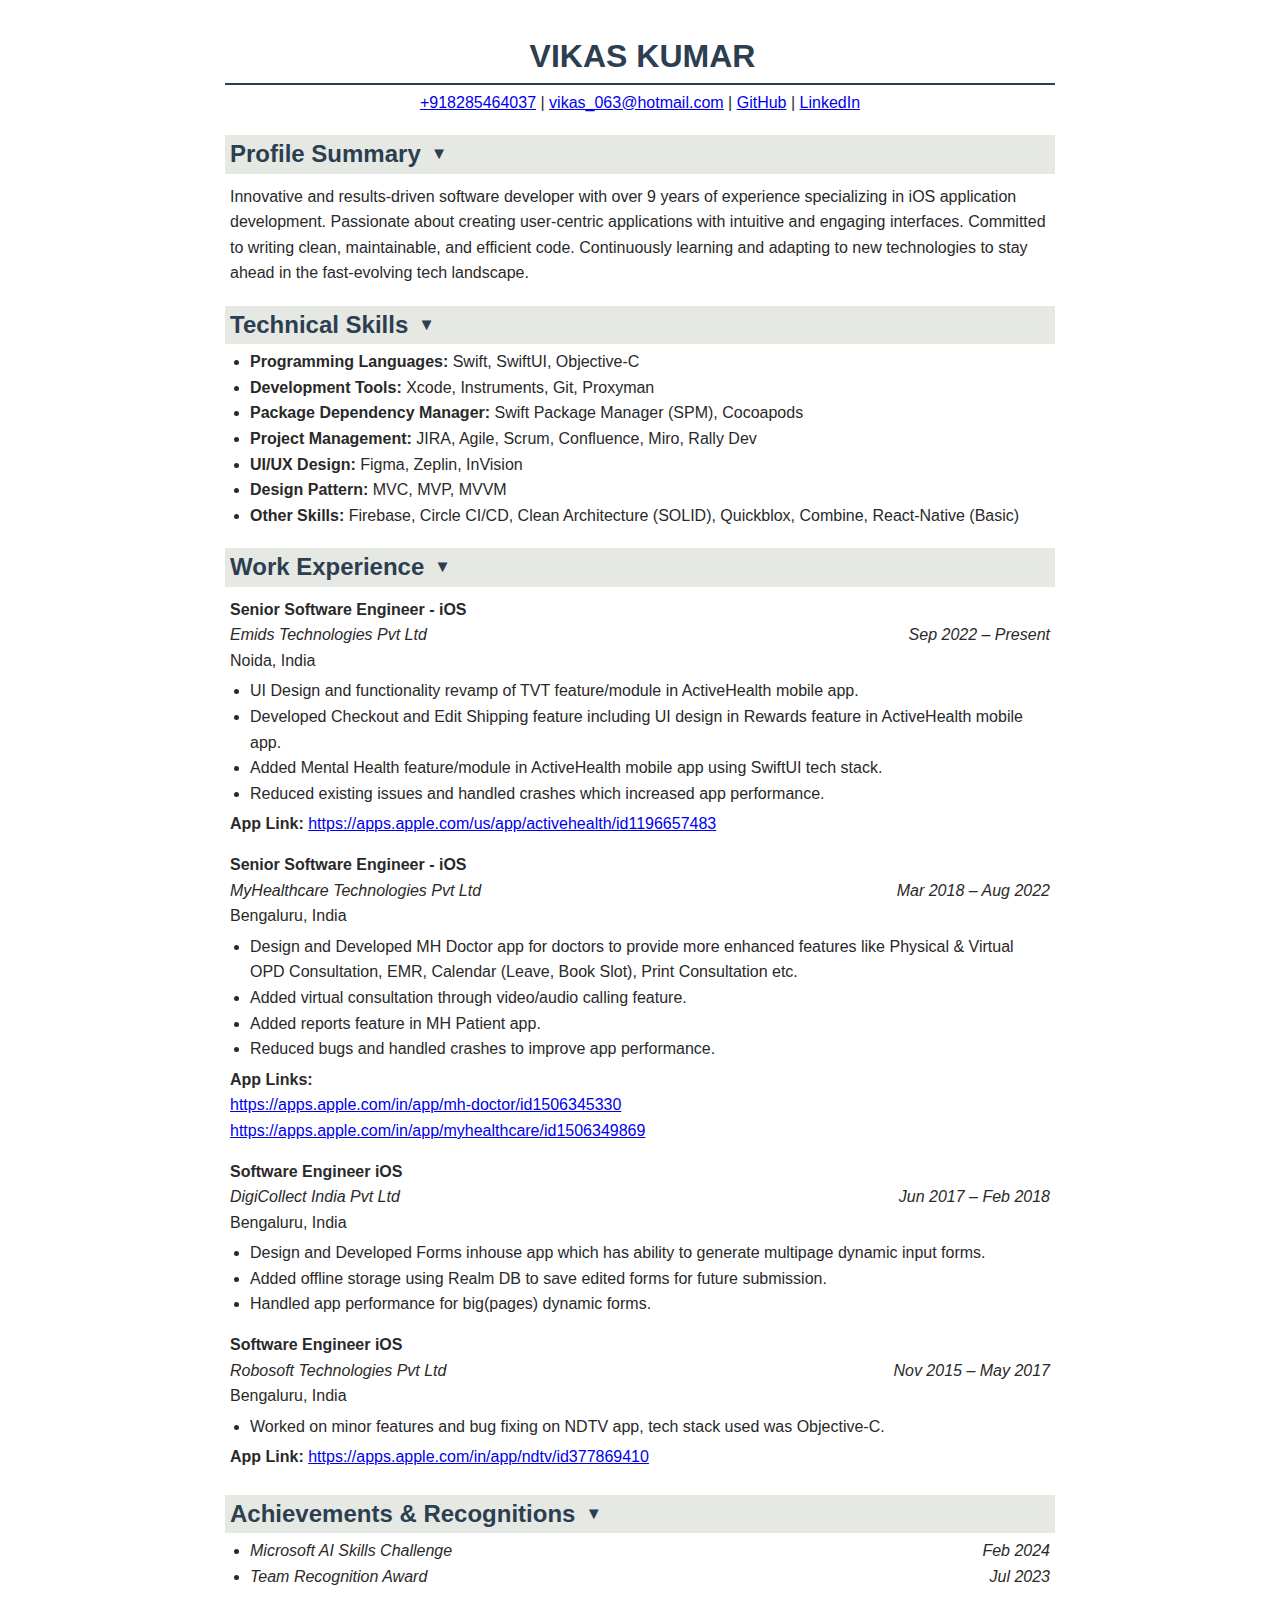
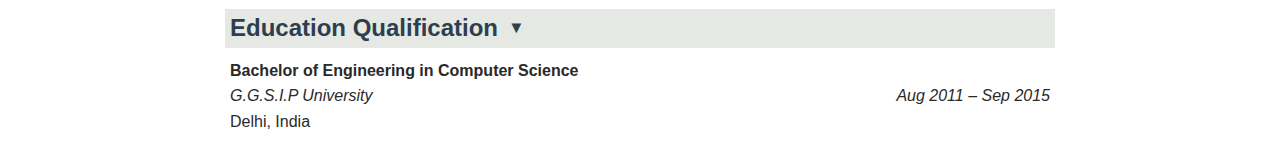
<file: index.html>
<!DOCTYPE html>
<html lang="en">
  <head>
    <meta charset="UTF-8" />
    <meta name="viewport" content="width=device-width, initial-scale=1.0" />
    <title>Vikas Kumar - Resume</title>
    <link rel="stylesheet" href="style.css" />
    <script src="script.js" defer></script>
  </head>
  <body>
    <h1>VIKAS KUMAR</h1>
    <div class="contact-info">
      <a href="tel:+918285464037">+918285464037</a> |
      <a href="mailto:vikas_063@hotmail.com" rel="noopener"
        >vikas_063@hotmail.com</a
      >
      |
      <a href="https://github.com/kvikas063">GitHub</a> |
      <a href="https://www.linkedin.com/in/vikaskumar063/">LinkedIn</a>
    </div>

    <div class="section">
      <h2>Profile Summary</h2>
      <div class="section-content">
        <p class="profile-summary">
          Innovative and results-driven software developer with over 9 years of
          experience specializing in iOS application development. Passionate
          about creating user-centric applications with intuitive and engaging
          interfaces. Committed to writing clean, maintainable, and efficient
          code. Continuously learning and adapting to new technologies to stay
          ahead in the fast-evolving tech landscape.
        </p>
      </div>
    </div>

    <div class="section">
      <h2>Technical Skills</h2>
      <div class="section-content">
        <ul>
          <li>
            <strong>Programming Languages:</strong> Swift, SwiftUI, Objective-C
          </li>
          <li>
            <strong>Development Tools:</strong> Xcode, Instruments, Git,
            Proxyman
          </li>
          <li>
            <strong>Package Dependency Manager:</strong> Swift Package Manager
            (SPM), Cocoapods
          </li>
          <li>
            <strong>Project Management:</strong> JIRA, Agile, Scrum, Confluence,
            Miro, Rally Dev
          </li>
          <li><strong>UI/UX Design:</strong> Figma, Zeplin, InVision</li>
          <li><strong>Design Pattern:</strong> MVC, MVP, MVVM</li>
          <li>
            <strong>Other Skills:</strong> Firebase, Circle CI/CD, Clean
            Architecture (SOLID), Quickblox, Combine, React-Native (Basic)
          </li>
        </ul>
      </div>
    </div>

    <div class="section">
      <h2>Work Experience</h2>
      <div class="section-content">
        <div class="job">
          <div class="job-title">Senior Software Engineer - iOS</div>
          <div class="job-details">
            <span>Emids Technologies Pvt Ltd</span>
            <span>Sep 2022 – Present</span>
          </div>
          <div>Noida, India</div>
          <ul>
            <li>
              UI Design and functionality revamp of TVT feature/module in
              ActiveHealth mobile app.
            </li>
            <li>
              Developed Checkout and Edit Shipping feature including UI design
              in Rewards feature in ActiveHealth mobile app.
            </li>
            <li>
              Added Mental Health feature/module in ActiveHealth mobile app
              using SwiftUI tech stack.
            </li>
            <li>
              Reduced existing issues and handled crashes which increased app
              performance.
            </li>
          </ul>
          <p class="app-link">
            <b>App Link: </b>
            <a
              href="https://apps.apple.com/us/app/activehealth/id1196657483"
              rel="noopener"
              >https://apps.apple.com/us/app/activehealth/id1196657483</a
            >
          </p>
        </div>

        <div class="job">
          <div class="job-title">Senior Software Engineer - iOS</div>
          <div class="job-details">
            <span>MyHealthcare Technologies Pvt Ltd</span>
            <span>Mar 2018 – Aug 2022</span>
          </div>
          <div>Bengaluru, India</div>
          <ul>
            <li>
              Design and Developed MH Doctor app for doctors to provide more
              enhanced features like Physical & Virtual OPD Consultation, EMR,
              Calendar (Leave, Book Slot), Print Consultation etc.
            </li>
            <li>
              Added virtual consultation through video/audio calling feature.
            </li>
            <li>Added reports feature in MH Patient app.</li>
            <li>
              Reduced bugs and handled crashes to improve app performance.
            </li>
          </ul>
          <p class="app-link">
            <b>App Links: </b>
            <br />
            <a
              href="https://apps.apple.com/in/app/mh-doctor/id1506345330"
              rel="noopener"
              >https://apps.apple.com/in/app/mh-doctor/id1506345330</a
            ><br />
            <a
              href="https://apps.apple.com/in/app/myhealthcare/id1506349869"
              rel="noopener"
              >https://apps.apple.com/in/app/myhealthcare/id1506349869</a
            >
          </p>
        </div>

        <div class="job">
          <div class="job-title">Software Engineer iOS</div>
          <div class="job-details">
            <span>DigiCollect India Pvt Ltd</span>
            <span>Jun 2017 – Feb 2018</span>
          </div>
          <div>Bengaluru, India</div>
          <ul>
            <li>
              Design and Developed Forms inhouse app which has ability to
              generate multipage dynamic input forms.
            </li>
            <li>
              Added offline storage using Realm DB to save edited forms for
              future submission.
            </li>
            <li>Handled app performance for big(pages) dynamic forms.</li>
          </ul>
        </div>

        <div class="job">
          <div class="job-title">Software Engineer iOS</div>
          <div class="job-details">
            <span>Robosoft Technologies Pvt Ltd</span>
            <span>Nov 2015 – May 2017</span>
          </div>
          <div>Bengaluru, India</div>
          <ul>
            <li>
              Worked on minor features and bug fixing on NDTV app, tech stack
              used was Objective-C.
            </li>
          </ul>
          <p class="app-link">
            <b>App Link: </b>
            <a
              href="https://apps.apple.com/in/app/ndtv/id377869410"
              rel="noopener"
              >https://apps.apple.com/in/app/ndtv/id377869410</a
            >
          </p>
        </div>
      </div>
    </div>

    <div class="section">
      <h2>Achievements & Recognitions</h2>
      <div class="section-content">
        <ul>
          <li>
            <div class="job-details">
              <span>Microsoft AI Skills Challenge</span> <span>Feb 2024</span>
            </div>
          </li>
          <li>
            <div class="job-details">
              <span>Team Recognition Award</span> <span>Jul 2023</span>
            </div>
          </li>
        </ul>
      </div>
    </div>

    <div class="section">
      <h2>Education Qualification</h2>
      <div class="section-content">
        <div class="job">
          <div class="job-title">
            Bachelor of Engineering in Computer Science
          </div>
          <div class="job-details">
            <span>G.G.S.I.P University</span>
            <span>Aug 2011 – Sep 2015</span>
          </div>
          <div>Delhi, India</div>
        </div>
      </div>
    </div>

    <script>
      document.querySelectorAll(".section h2").forEach((header) => {
        header.addEventListener("click", () => {
          header.classList.toggle("collapsed");
          header.nextElementSibling.classList.toggle("collapsed");
          header.setAttribute(
            "aria-expanded",
            header.classList.contains("collapsed") ? "false" : "true"
          );
        });
        // Initialize ARIA attributes
        header.setAttribute("aria-expanded", "true");
        header.setAttribute("role", "button");
        header.setAttribute("tabindex", "0");
        header.nextElementSibling.setAttribute("aria-hidden", "false");
      });

      // Keyboard accessibility
      document.addEventListener("keydown", (e) => {
        if (e.target.tagName === "H2" && (e.key === "Enter" || e.key === " ")) {
          e.preventDefault();
          e.target.click();
        }
      });
    </script>
  </body>
</html>
</file>
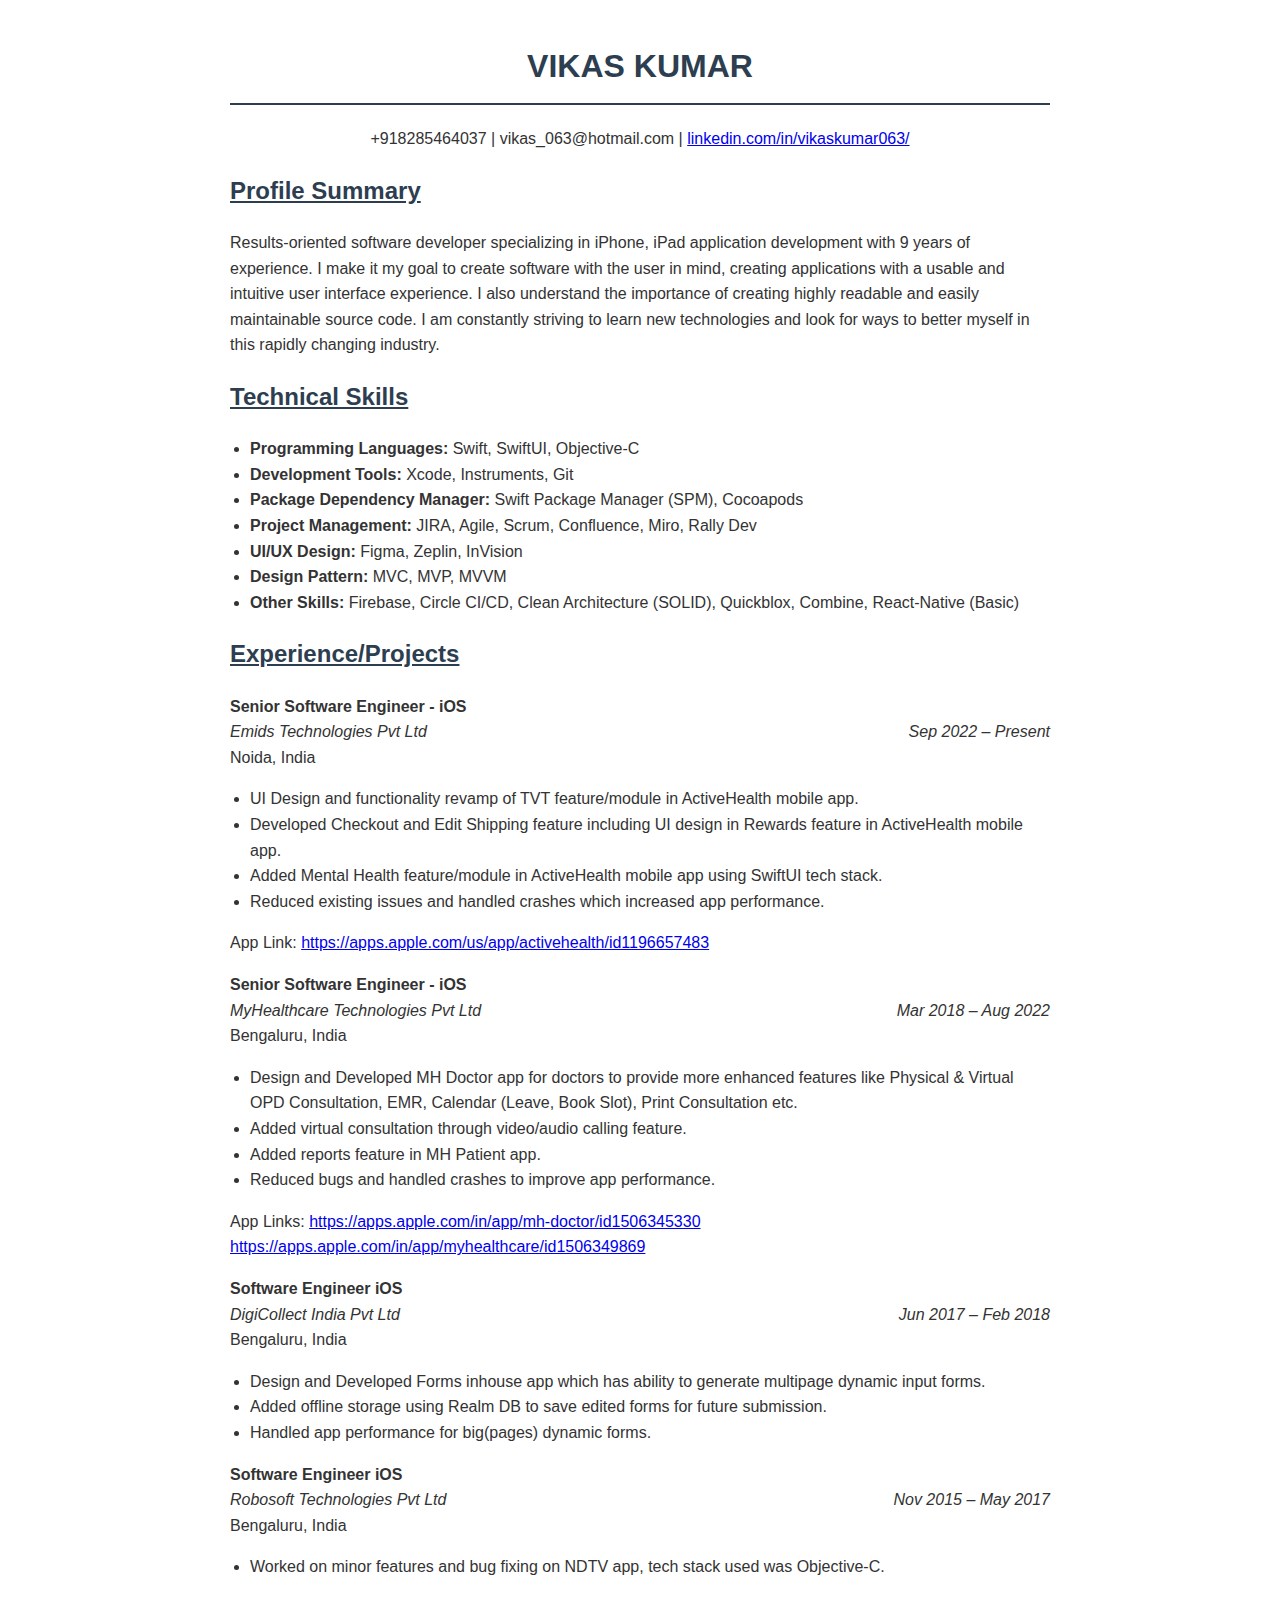
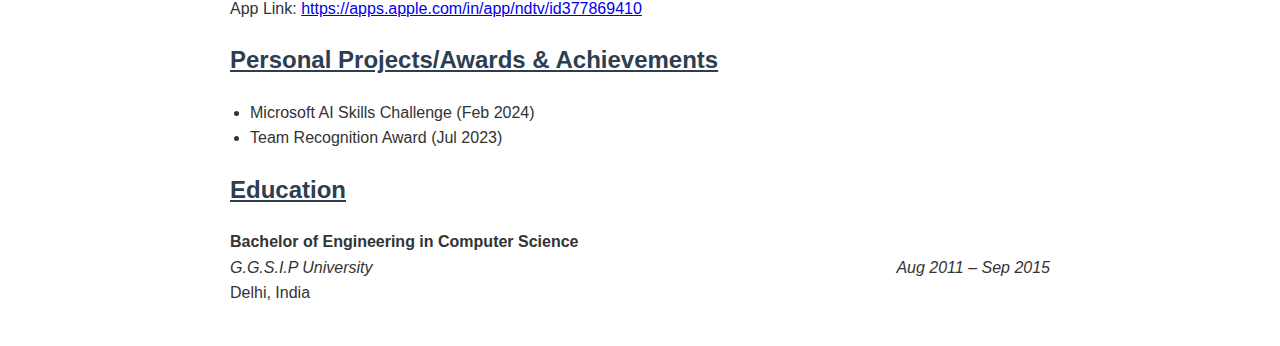
<file: resume.html>
<!DOCTYPE html>
<html lang="en">
  <head>
    <meta charset="UTF-8" />
    <meta name="viewport" content="width=device-width, initial-scale=1.0" />
    <title>Vikas Kumar - Resume</title>
    <style>
      body {
        font-family: Arial, sans-serif;
        line-height: 1.6;
        color: #333;
        max-width: 820px;
        margin: 0 auto;
        padding: 20px 10px;
      }
      h1,
      h2 {
        color: #2c3e50;
      }
      h1 {
        text-align: center;
        border-bottom: 2px solid #2c3e50;
        padding-bottom: 10px;
      }
      h2 {
        text-decoration: underline;
      }
      .contact-info {
        text-align: center;
        margin-bottom: 20px;
      }
      .section {
        margin-bottom: 20px;
      }
      .job {
        margin-bottom: 15px;
      }
      .job-title {
        font-weight: bold;
      }
      .job-details {
        display: flex;
        justify-content: space-between;
        font-style: italic;
      }
      ul {
        padding-left: 20px;
      }
    </style>
  </head>
  <body>
    <h1>VIKAS KUMAR</h1>
    <div class="contact-info">
      +918285464037 | vikas_063@hotmail.com |
      <a href="https://linkedin.com/in/vikaskumar063/" rel="noopener"
        >linkedin.com/in/vikaskumar063/</a
      >
    </div>

    <div class="section">
      <h2>Profile Summary</h2>
      <p>
        Results-oriented software developer specializing in iPhone, iPad
        application development with 9 years of experience. I make it my goal to
        create software with the user in mind, creating applications with a
        usable and intuitive user interface experience. I also understand the
        importance of creating highly readable and easily maintainable source
        code. I am constantly striving to learn new technologies and look for
        ways to better myself in this rapidly changing industry.
      </p>
    </div>

    <div class="section">
      <h2>Technical Skills</h2>
      <ul>
        <li>
          <strong>Programming Languages:</strong> Swift, SwiftUI, Objective-C
        </li>
        <li><strong>Development Tools:</strong> Xcode, Instruments, Git</li>
        <li>
          <strong>Package Dependency Manager:</strong> Swift Package Manager
          (SPM), Cocoapods
        </li>
        <li>
          <strong>Project Management:</strong> JIRA, Agile, Scrum, Confluence,
          Miro, Rally Dev
        </li>
        <li><strong>UI/UX Design:</strong> Figma, Zeplin, InVision</li>
        <li><strong>Design Pattern:</strong> MVC, MVP, MVVM</li>
        <li>
          <strong>Other Skills:</strong> Firebase, Circle CI/CD, Clean
          Architecture (SOLID), Quickblox, Combine, React-Native (Basic)
        </li>
      </ul>
    </div>

    <div class="section">
      <h2>Experience/Projects</h2>
      <div class="job">
        <div class="job-title">Senior Software Engineer - iOS</div>
        <div class="job-details">
          <span>Emids Technologies Pvt Ltd</span>
          <span>Sep 2022 – Present</span>
        </div>
        <div>Noida, India</div>
        <ul>
          <li>
            UI Design and functionality revamp of TVT feature/module in
            ActiveHealth mobile app.
          </li>
          <li>
            Developed Checkout and Edit Shipping feature including UI design in
            Rewards feature in ActiveHealth mobile app.
          </li>
          <li>
            Added Mental Health feature/module in ActiveHealth mobile app using
            SwiftUI tech stack.
          </li>
          <li>
            Reduced existing issues and handled crashes which increased app
            performance.
          </li>
        </ul>
        <p>
          App Link:
          <a
            href="https://apps.apple.com/us/app/activehealth/id1196657483"
            rel="noopener"
            >https://apps.apple.com/us/app/activehealth/id1196657483</a
          >
        </p>
      </div>

      <div class="job">
        <div class="job-title">Senior Software Engineer - iOS</div>
        <div class="job-details">
          <span>MyHealthcare Technologies Pvt Ltd</span>
          <span>Mar 2018 – Aug 2022</span>
        </div>
        <div>Bengaluru, India</div>
        <ul>
          <li>
            Design and Developed MH Doctor app for doctors to provide more
            enhanced features like Physical & Virtual OPD Consultation, EMR,
            Calendar (Leave, Book Slot), Print Consultation etc.
          </li>
          <li>
            Added virtual consultation through video/audio calling feature.
          </li>
          <li>Added reports feature in MH Patient app.</li>
          <li>Reduced bugs and handled crashes to improve app performance.</li>
        </ul>
        <p>
          App Links:
          <a
            href="https://apps.apple.com/in/app/mh-doctor/id1506345330"
            rel="noopener"
            >https://apps.apple.com/in/app/mh-doctor/id1506345330</a
          ><br />
          <a
            href="https://apps.apple.com/in/app/myhealthcare/id1506349869"
            rel="noopener"
            >https://apps.apple.com/in/app/myhealthcare/id1506349869</a
          >
        </p>
      </div>

      <div class="job">
        <div class="job-title">Software Engineer iOS</div>
        <div class="job-details">
          <span>DigiCollect India Pvt Ltd</span>
          <span>Jun 2017 – Feb 2018</span>
        </div>
        <div>Bengaluru, India</div>
        <ul>
          <li>
            Design and Developed Forms inhouse app which has ability to generate
            multipage dynamic input forms.
          </li>
          <li>
            Added offline storage using Realm DB to save edited forms for future
            submission.
          </li>
          <li>Handled app performance for big(pages) dynamic forms.</li>
        </ul>
      </div>

      <div class="job">
        <div class="job-title">Software Engineer iOS</div>
        <div class="job-details">
          <span>Robosoft Technologies Pvt Ltd</span>
          <span>Nov 2015 – May 2017</span>
        </div>
        <div>Bengaluru, India</div>
        <ul>
          <li>
            Worked on minor features and bug fixing on NDTV app, tech stack used
            was Objective-C.
          </li>
        </ul>
        <p>
          App Link:
          <a
            href="https://apps.apple.com/in/app/ndtv/id377869410"
            rel="noopener"
            >https://apps.apple.com/in/app/ndtv/id377869410</a
          >
        </p>
      </div>
    </div>

    <div class="section">
      <h2>Personal Projects/Awards & Achievements</h2>
      <ul>
        <li>Microsoft AI Skills Challenge (Feb 2024)</li>
        <li>Team Recognition Award (Jul 2023)</li>
      </ul>
    </div>

    <div class="section">
      <h2>Education</h2>
      <div class="job">
        <div class="job-title">Bachelor of Engineering in Computer Science</div>
        <div class="job-details">
          <span>G.G.S.I.P University</span>
          <span>Aug 2011 – Sep 2015</span>
        </div>
        <div>Delhi, India</div>
      </div>
    </div>
  </body>
</html>
</file>
<file: style.css>
body {
  font-family: Arial, sans-serif;
  line-height: 1.6;
  color: #2a2929;
  max-width: 830px;
  margin: 0 auto;
  padding: 10px 10px;
}
h1,
h2 {
  color: #2c3e50;
  padding-left: 5px;
}
h1 {
  text-align: center;
  border-bottom: 2px solid #2c3e50;
  padding-bottom: 0px;
  margin-bottom: 5px;
}
h2 {
  cursor: pointer;
  display: flex;
  align-items: center;
  margin-bottom: 0px;
}
h2::after {
  content: "▼";
  font-size: 0.7em;
  margin-left: 10px;
}
h2.collapsed::after {
  content: "▶";
}
.contact-info {
  text-align: center;
}
.profile-summary {
  display: flex;
  justify-content: space-around;
  margin-top: 10px;
  margin-bottom: 0px;
}
.section {
  background-color: rgb(230, 232, 227);
}
.section-content {
  display: block;
  overflow: hidden;
  transition: max-height 0.3s ease;
  background-color: white;
  padding-left: 5px;
  padding-right: 5px;
}
.section-content.collapsed {
  max-height: 0;
}
.job {
  margin-bottom: 0px;
  padding-bottom: 5px;
}
.job-title {
  font-weight: bold;
  margin-top: 10px;
}
.job-details {
  display: flex;
  justify-content: space-between;
  font-style: italic;
}
.app-link {
  margin-top: 5px;
  margin-bottom: 0px;
}
ul {
  margin-top: 5px;
  margin-bottom: 0px;
  padding-left: 20px;
}
</file>
